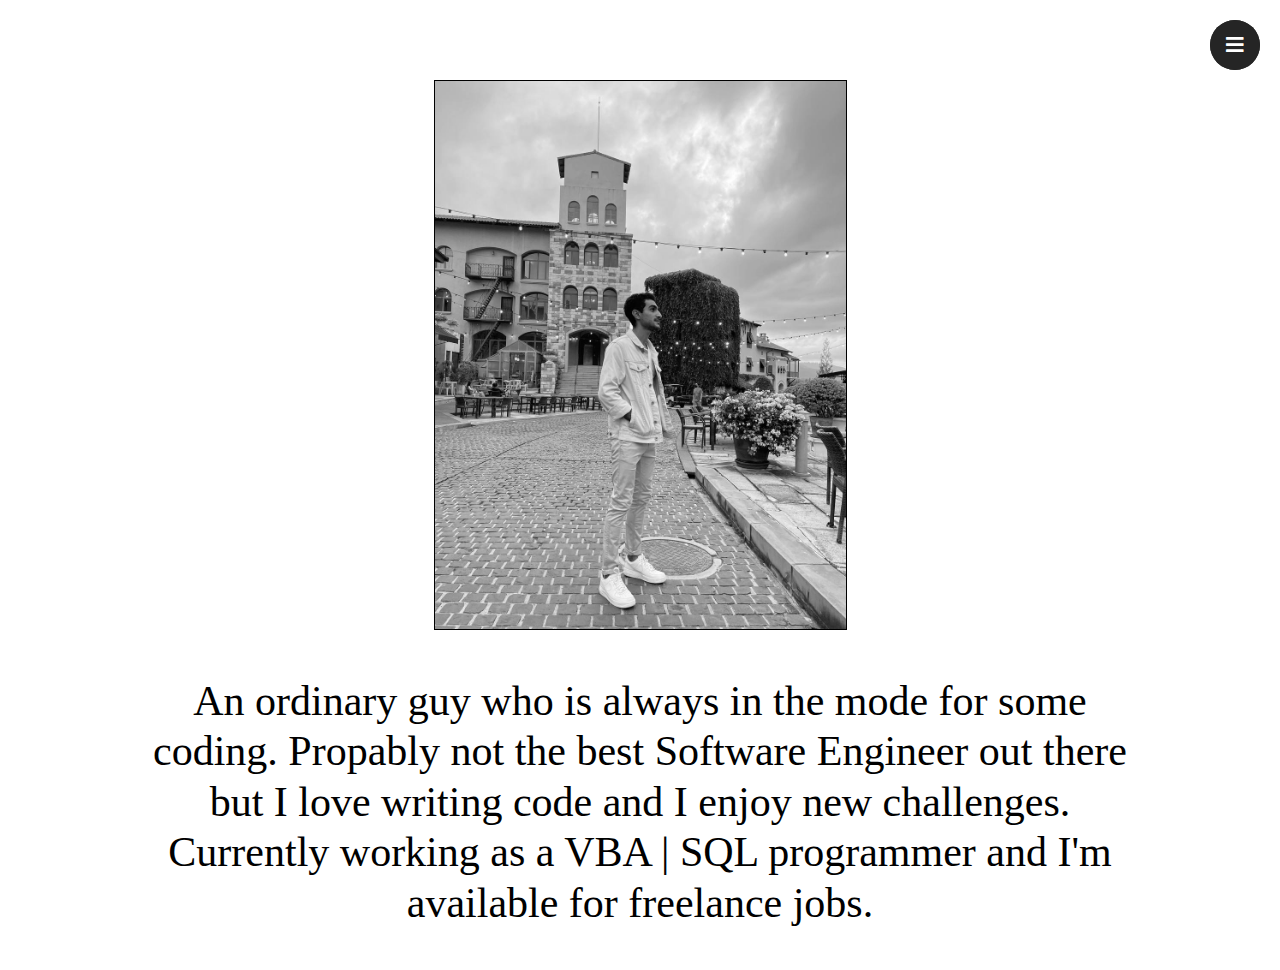
<file: about.html>
<!DOCTYPE html>
<html>
<head>
	<meta charset="utf-8">
	<meta name="viewport" content="width=device-width, initial-scale=1">
	<title>Portfolio</title>
	<link rel="stylesheet" type="text/css" href="style.css">
	<link rel="stylesheet" href="https://use.fontawesome.com/releases/v5.15.4/css/all.css">
	<link href="https://api.fontshare.com/v2/css?f[]=melodrama@300,400,500,600&display=swap" rel="stylesheet">
</head>
<body>
	<section class="about-section">
		<input type="checkbox" id="active">
		<label for="active" class="menu-btn"><i class="fas fa-bars"></i></label>
		<div class="wrapper">
			<ul class="menu">
				<li><a href="./index.html">Home</a></li>
				<li><a href="./about.html">About</a></li>
				<li><a href="./projects.html">Projects</a></li>
			</ul>
			<div class="footer">
			<div class="footer_item">
				<a id="email" href="mailto:morashwan8@gmail.com" target="_blank">Email</a>
			</div>
			<div class="footer_item">
				<a id="linkedin" href="https://linkedin.com/in/mohamed-rashwan-aa8ba01aa" target="_blank">Linkedin</a>
			</div>
			<div class="footer_item">
				<a id="year" href="#">© 2022</a>
			</div>
		</div>
		</div>
		<div class="myImage">
			<img src="./img/15.jpeg">
		</div>
		<div class="about-me">
			<p>An ordinary guy who is always in the mode for some coding. Propably not the best Software Engineer out there but I love writing code and I enjoy new challenges.
			Currently working as a VBA | SQL programmer and I'm available for freelance jobs.</p>
		</div>
	</section>
	
</body>
</html>
</file>
<file: style.css>
@import url('https://fonts.googleapis.com/css2?family=Poppins:wght@300&display=swap');
@import url('https://fonts.googleapis.com/css2?family=Poppins:wght@200&display=swap');
@import url('https://fonts.googleapis.com/css2?family=Poppins:wght@400&display=swap');
@import url('https://fonts.googleapis.com/css2?family=Work+Sans:wght@300&display=swap');
html {
  box-sizing: border-box;
}

*, *:before, *:after {
  box-sizing: inherit;
}

html, body {
  margin: auto 0;
}

@media screen and (min-width: 300px) and (max-width: 600px) {
section {
  min-height: 100vh;
}

.hero-section {
  height: 90vh;
  overflow:hidden;
}

.name h1 {
  font-size: 75px;
  font-family: 'Melodrama', serif;
  padding:250px 0 0 0;
  text-align: center;
  font-weight: 300;
  z-index: -99;
  line-height: 0.8;
}
	
.name h1:after   {
  content: "Software Engineer";
  padding: 20px 0;
  display: block;
  font-size: 13px;
  font-family: 'Work Sans', sans-serif;
  text-align: center;
  font-weight: 700;
  text-transform: uppercase;
}

.about-section {
  text-align: center;
}

.myImage {
  text-align: center;
  margin: 40px 0 0 0;
  position: relative;
  z-index: -99;
}

.myImage img {
  width: auto;
  height: 500px;
  border: 1px solid #000;
  filter: grayscale(100%);
  z-index: -99;
}

.about-me {
  text-align: left;
  z-index: -99;
}


.about-me p {
  padding:0 10px 20px 7%;
  line-height: 1.2;
  font-size:36px;
   font-family: 'Melodrama', serif;
   z-index: -99;
}

.about-me span {
  font-size:42px;
   font-family: 'Melodrama', serif;
    color: #000;
}



section .content p {
  position: absolute;
  line-height: 1.2;
  font-size: 30px;
  font-family: 'Poppins', sans-serif;
  top: 300px;
  padding: 0 30% 0 30%;
  opacity:0;
}

section .content a{
  text-decoration: none;
  font-size: 18px;
  color: #FF8C32;
}

section .projects p {
  position: absolute;
  line-height: 1.2;
  font-size: 50px;
  font-family: 'Poppins', sans-serif;
  top: 300px;
  padding: 0 30% 0 30%;
  opacity:0;
}

.wrapper {
  position: fixed;
  top: 0;
  left: 0;
  height: 100%;
  width: 100%;
  background: #252525;
  clip-path: circle(25px at calc(100% - 45px) 45px);
  transition: all 0.3s ease-in-out;

}


#active:checked ~ .wrapper {
  clip-path: circle(75%);
}

.menu-btn {
  position: fixed;
  right: 20px;
  top: 20px;
  z-index: 2;
  text-align: center;
  line-height: 50px;
  height: 50px;
  width: 50px;
  border-radius: 50%;
  background: #252525;
  color: #FFF;
  font-size: 20px;
  cursor: pointer;

}

#active:checked ~ .menu-btn {
  background: #FFF;
  color: #252525;
}

#active:checked ~ .menu-btn i:before {
  content: "\f00d";
}

input {
  display: none;
}

.wrapper ul {
  position: absolute;
  top: 50%;
  left: 50%;
  transform: translate(-50%, -50%);
  list-style: none;
  text-align: center;
  z-index: 99;
  padding: 0;

}

.wrapper ul li {
  z-index: 99;
  padding: 0;
  margin: 30px 0;
}

.wrapper ul li a {
  position: relative;
  color: #FFF;
  text-decoration: none;
  text-transform: uppercase;
  font-size: 70px;
  font-family: 'Melodrama', serif;
  z-index:99;
  padding: 10px;

}

.wrapper a:hover, li:hover {
  color: #484848;
  cursor: pointer;
}

#My_photo {
  position: relative;
  display: inline-block;
}

#My_photo img {
  position: absolute;
  bottom: 0;
  border-radius: 50px;
  height: 80px;
  width: 250px;
  z-index: -10;
}


.wrapper img {
  position: absolute;
  top: 50%;
  left: 50%;
  text-align: center;
  border-radius: 50px;
  height: 200px;
  width: auto;
}

.top {
  animation-name: fade;
  animation-timing-function: ease;
  animation-iteration-count: infinite;
  animation-duration: 6s;
}

@keyframes fade {
  0% {
    opacity: 0;
  }
  25% {
    opacity: 1;
  }
  75% {
    opacity: 1;
  }
  100% {
    opacity: 0;
  }
}

#svvg {
  position: absolute;
  top:20px;
  right: 20%;
  width: 700px;
  height: 700px;
  filter: blur(130px);
  animation: moving infinite;
  animation-duration: 20s;
  animation-timing-function: ease-in-out;
  transition: all 4s ease-in-out;
}

@keyframes moving {
  0% {transform: translateX(0px);}
  30% {transform: translateX(-800px);}
  60% {transform: translateY(200px);}
  90% {transform: translateX(140px);}
  100% {transform: translateX(0);}
}

.header {
  position: absolute;

  top:24px;
  height: 100px;
  width: 100%;
  display: flex;
  justify-content: center;
  align-items: center;
}

.header img {
  height: 250px;
  width:250px;
}

.header img:hover {
  cursor: pointer;
}

.links {
  position: absolute;
  bottom: 6px;
  height: 70px;
  width: 100%;
  display: flex;  
  justify-content:flex-end;
  align-items: center;
  background: #FFF;
}

.links_item {
  margin: 70px;
}

.projects_button a {
  text-decoration: none;
  font-family: 'Poppins', sans-serif;
  font-size: 14px;
  padding: 18px 26px;
  background: #000000;
  color: #FFFFFF;
  border-radius: 50px;
  margin: 0 200px;
}

.normal_button a {
  font-size: 16px;
  letter-spacing: 3px;
  font-family: 'Poppins', sans-serif;
  font-weight: 400;
  text-decoration: none;
  color: #000;
}


.footer {
  position: absolute;
  bottom: 25px;
  height: 70px;
  width: 100%;
  display: flex;  
  justify-content:  center;
  align-items: center;
  background: #;
}

.footer_item {
  margin: 20px;

}

.footer_item a {
  font-size: 15px;
  letter-spacing: 3px;
  font-family: 'Melodrama', serif;
  font-weight: 400;
  text-decoration: none;
  color: #ffffff;
  display: inline-block;
    
}

.footer_item a:hover {
  cursor: pointer;
  text-decoration: line-through;
  transition: all 0.4s ease-in-out;
}

#projects {
  background: #1A4D2E;
  color: #fff;
  padding: 10px 14px;
  filter: drop-shadow(2px 4px 0 #000  );
  border: 2px solid #1A4D2E ;
}

#email {
  color: #F2F2F2;
}

#about {
  background: #FF9F29;
  color: #000;
    padding: 10px 14px;
      filter: drop-shadow(2px 4px 0 #000  );
      border: 2px solid #FF9F29;
}

#linkedin {
  color: #F2F2F2;
}

#year {
  color: #F2F2F2;
}

#year:hover {
  text-decoration: none;
  cursor: default;
}

.projects {
  height: 70vh;
  overflow: hidden;
}

.projects-caption h2{
  line-height:1;
  font-family: 'Poppins', sans-serif;
  text-align: center;
  font-size: 35px;
  font-weight: 300;
  z-index: -99;
  padding: 300px 7% 0 7%; 
}

}

@media screen and (min-width: 1200px) {
section {
	min-height: 100vh;
}

.name h1 {
  font-size: 130px;
  font-family: 'Melodrama', serif;
  padding:250px 0 0 0;
  text-align: center;
  font-weight: 300;
  z-index: -99;
}
.name h1:after   {
  content: "Software Engineer";
  padding: 40px 0;
  display: block;
  font-size: 24px;
  font-family: 'Work Sans', sans-serif;
  text-align: center;
  font-weight: 700;
  text-transform: uppercase;
}

.hero-section {
  overflow: hidden;
}
	
.about-section {
  overflow: hidden;
  text-align: center;
}

.myImage {
  text-align: center;
  margin: 80px 0 0 0;
  position: relative;
  z-index: -99;
}

.myImage img {
  width: auto;
  height: 550px;
  border: 1px solid #000;
  filter: grayscale(100%);
  z-index: -99;
}

.about-me {
  text-align: center;
  padding:0 10% 0 10%;
}

.about-me p {
  line-height: 1.2;
  font-size:42px;
   font-family: 'Melodrama', serif;
}

.about-me span {
  font-size:42px;
   font-family: 'Melodrama', serif;
    color: #000;
}



section .content p {
	position: absolute;
	line-height: 1.2;
	font-size: 30px;
	font-family: 'Poppins', sans-serif;
	top: 300px;
	padding: 0 30% 0 30%;
	opacity:0;
}

section .content a{
	text-decoration: none;
	font-size: 18px;
	color: #FF8C32;
}

section .projects p {
	position: absolute;
	line-height: 1.2;
	font-size: 50px;
	font-family: 'Poppins', sans-serif;
	top: 300px;
	padding: 0 30% 0 30%;
	opacity:0;
}

.wrapper {
  position: fixed;
  top: 0;
  left: 0;
  height: 100%;
  width: 100%;
  background: #252525;
  clip-path: circle(25px at calc(100% - 45px) 45px);
  transition: all 0.3s ease-in-out;

}


#active:checked ~ .wrapper {
  clip-path: circle(75%);
}

.menu-btn {
  position: fixed;
  right: 20px;
  top: 20px;
  z-index: 2;
  text-align: center;
  line-height: 50px;
  height: 50px;
  width: 50px;
  border-radius: 50%;
  background: #252525;
  color: #FFF;
  font-size: 20px;
  cursor: pointer;

}

#active:checked ~ .menu-btn {
  background: #FFF;
  color: #252525;
}

#active:checked ~ .menu-btn i:before {
  content: "\f00d";
}

input {
  display: none;
}

.wrapper ul {
  position: absolute;
  top: 50%;
  left: 50%;
  transform: translate(-50%, -50%);
  list-style: none;
  text-align: center;
  z-index: 99;
  padding: 0;

}

.wrapper ul li {
  z-index: 99;
  padding: 0;
  margin: 30px 0;
}

.wrapper ul li a {
  position: relative;
  color: #FFF;
  text-decoration: none;
  text-transform: uppercase;
  font-size: 100px;
  font-family: 'Melodrama', serif;
  z-index:99;
  padding: 10px;

}

.wrapper a:hover, li:hover {
  color: #484848;
  cursor: pointer;
}

#My_photo {
	position: relative;
	display: inline-block;
}

#My_photo img {
	position: absolute;
	bottom: 0;
	border-radius: 50px;
	height: 80px;
	width: 250px;
  z-index: -10;
}


.wrapper img {
  position: absolute;
  top: 50%;
  left: 50%;
  text-align: center;
	border-radius: 50px;
	height: 200px;
	width: auto;
}

.top {
  animation-name: fade;
  animation-timing-function: ease;
  animation-iteration-count: infinite;
  animation-duration: 6s;
}

@keyframes fade {
  0% {
    opacity: 0;
  }
  25% {
  	opacity: 1;
  }
  75% {
  	opacity: 1;
  }
  100% {
    opacity: 0;
  }
}

#svvg {
  position: absolute;
  top:20px;
  right: 20%;
  width: 700px;
  height: 700px;
  filter: blur(130px);
  animation: moving infinite;
  animation-duration: 20s;
  animation-timing-function: ease-in-out;
  transition: all 4s ease-in-out;
}

@keyframes moving {
	0% {transform: translateX(0px);}
	30% {transform: translateX(-800px);}
	60% {transform: translateY(200px);}
	90% {transform: translateX(140px);}
	100% {transform: translateX(0);}
}

.header {
	position: absolute;

	top:24px;
	height: 100px;
	width: 100%;
	display: flex;
	justify-content: center;
	align-items: center;
}

.header img {
	height: 250px;
	width:250px;
}

.header img:hover {
	cursor: pointer;
}

.links {
	position: absolute;
	bottom: 6px;
	height: 70px;
	width: 100%;
	display: flex;	
	justify-content:flex-end;
	align-items: center;
	background: #FFF;
}

.links_item {
	margin: 70px;
}

.projects_button a {
	text-decoration: none;
	font-family: 'Poppins', sans-serif;
	font-size: 14px;
	padding: 18px 26px;
	background: #000000;
	color: #FFFFFF;
	border-radius: 50px;
	margin: 0 200px;
}

.normal_button a {
	font-size: 16px;
	letter-spacing: 3px;
	font-family: 'Poppins', sans-serif;
	font-weight: 400;
	text-decoration: none;
	color: #000;
}


.footer {
	position: absolute;
	bottom: 25px;
	height: 70px;
	width: 100%;
	display: flex;	
	justify-content:  center;
	align-items: center;
	background: #;
}

.footer_item {
	margin: 40px;

}

.footer_item a {
	font-size: 18px;
	letter-spacing: 3px;
	font-family: 'Melodrama', serif;
	font-weight: 400;
	text-decoration: none;
	color: #ffffff;
	display: inline-block;
		
}

.footer_item a:hover {
	cursor: pointer;
	text-decoration: line-through;
	transition: all 0.4s ease-in-out;
}

#projects {
	background: #1A4D2E;
	color: #fff;
	padding: 10px 14px;
	filter: drop-shadow(2px 4px 0 #000  );
	border: 2px solid #1A4D2E ;
}

#email {
	color: #F2F2F2;
}

#about {
	background: #FF9F29;
	color: #000;
	padding: 10px 14px;
filter: drop-shadow(2px 4px 0 #000  );
  border: 2px solid #FF9F29;
}

#linkedin {
	color: #F2F2F2;
}

#year {
  color: #F2F2F2;
}

#year:hover {
  text-decoration: none;
  cursor: default;
}
	

.projects {
  overflow:hidden;
  height: 100vh;
}

.projects-caption h2{
  position: relative;
  top: 350px;
  font-family: 'Poppins', sans-serif;
  text-align: center;
  font-size: 40px;
  font-weight: 300;
  z-index: -99;
}

}
</file>
